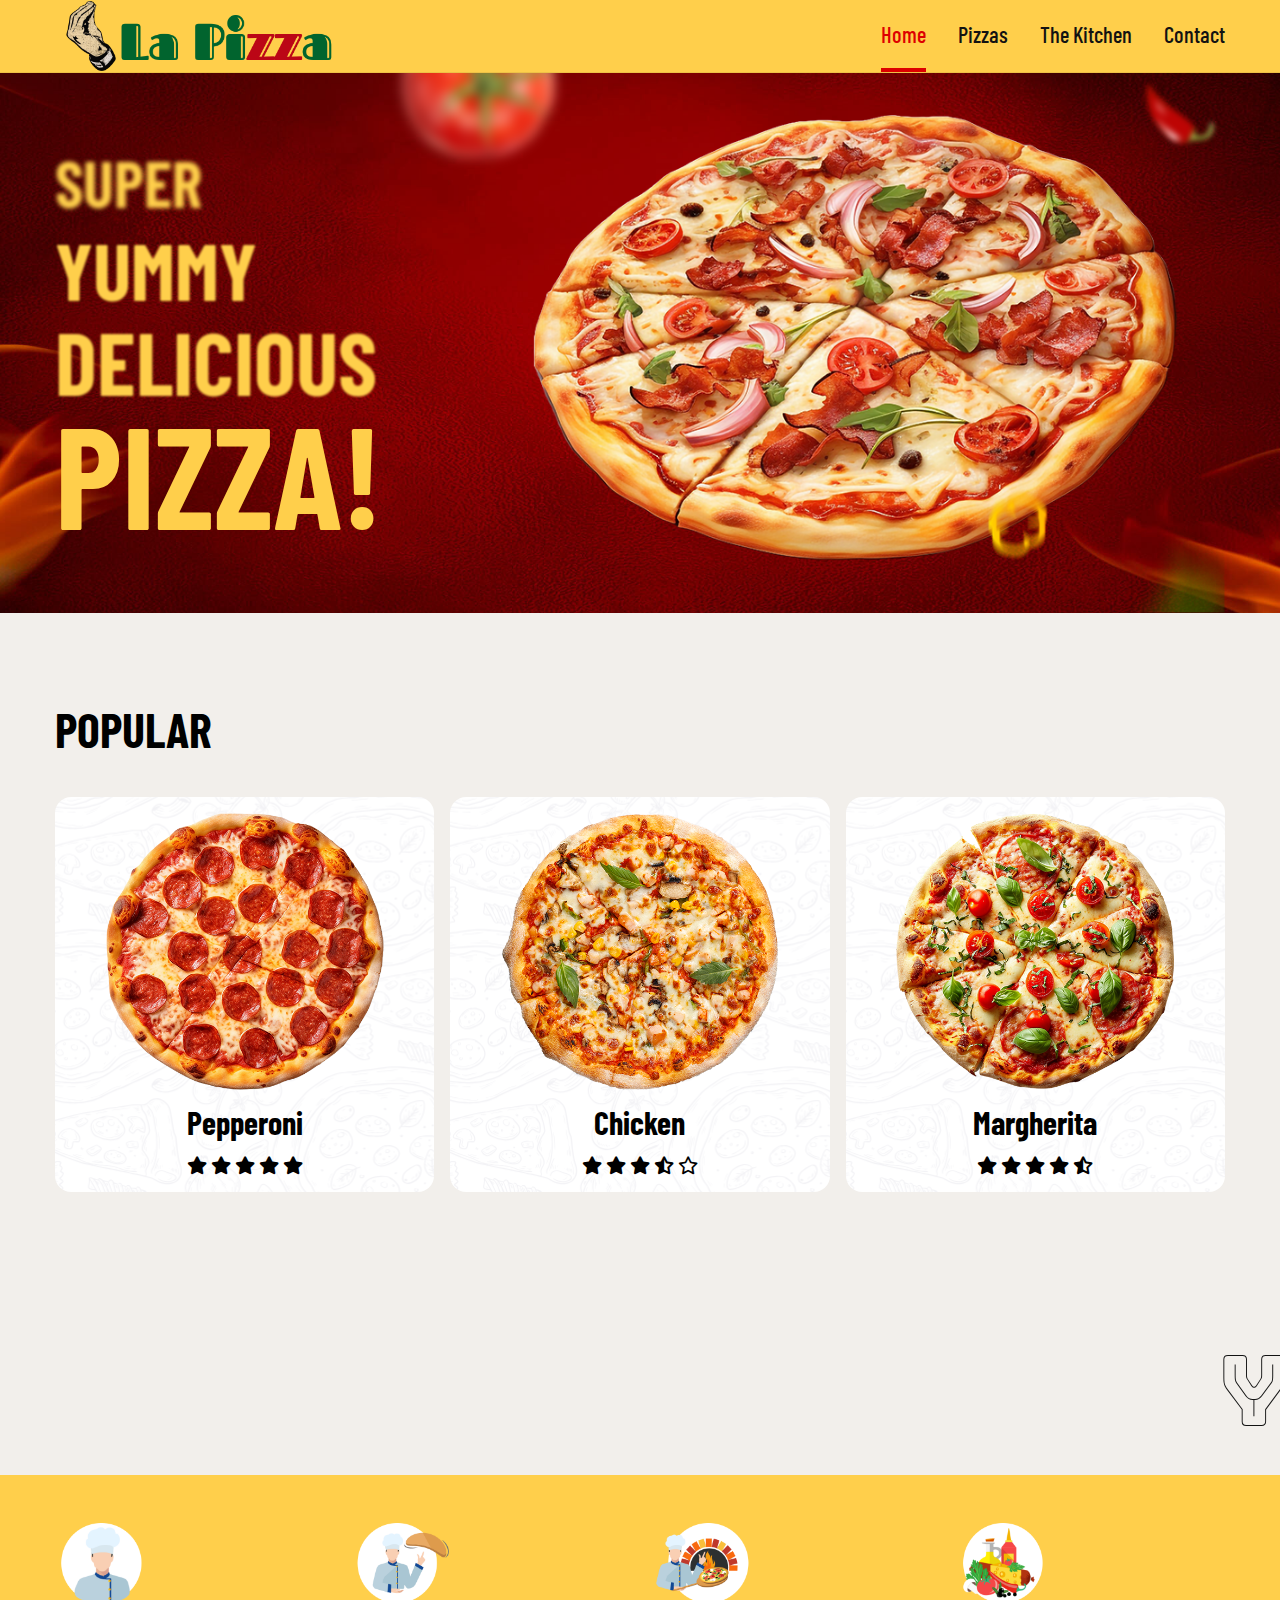
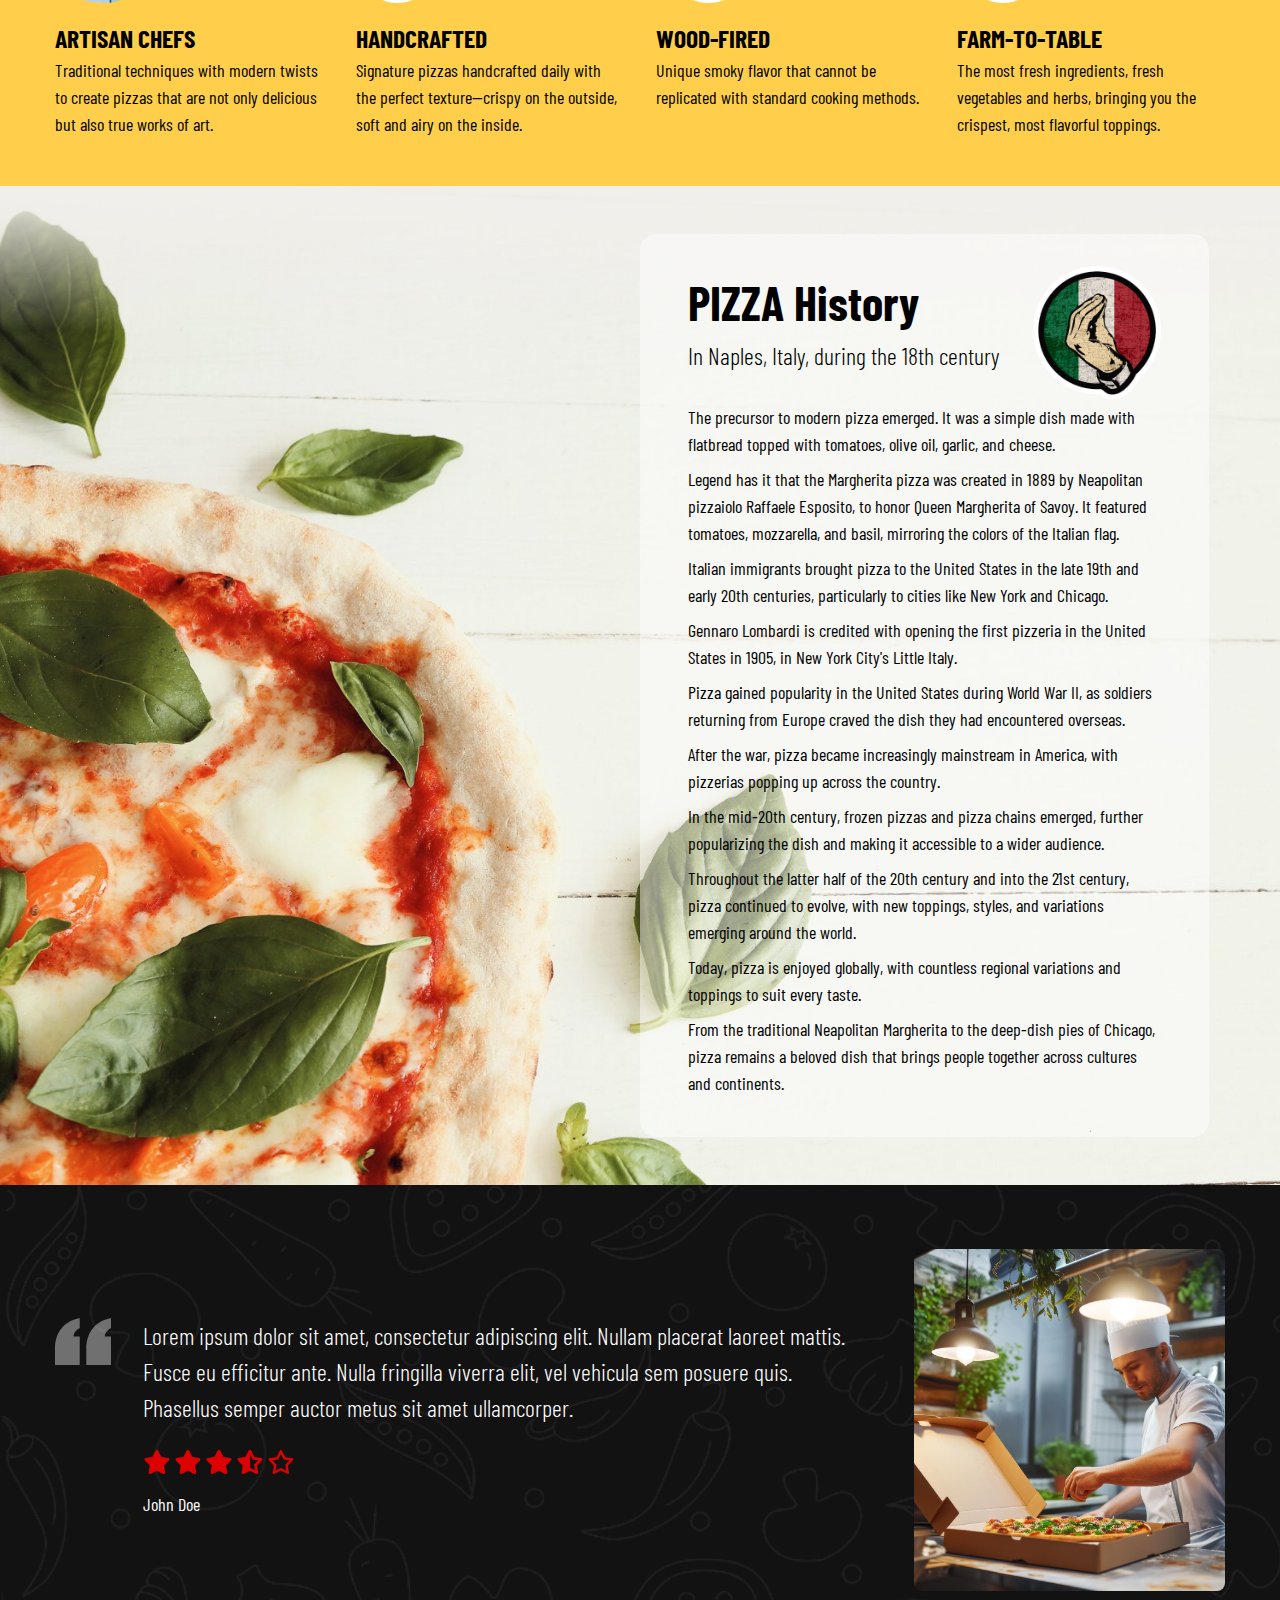
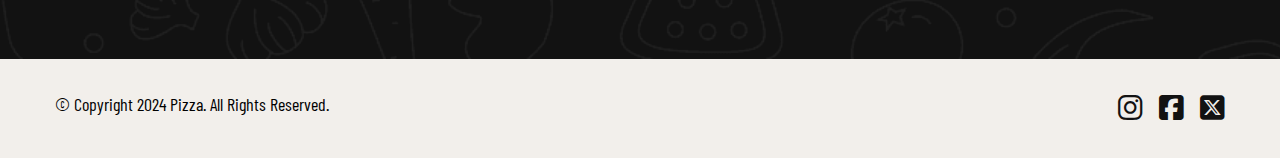
<file: index.html>
<!DOCTYPE html>
<html lang="en">
<head>
    <meta charset="UTF-8">
    <meta name="viewport" content="width=device-width, initial-scale=1.0">
    <title>LA PIZZA</title>
    <link rel="icon" type="image/x-icon" href="img/favicon.ico">
    <link rel="stylesheet" href="https://cdnjs.cloudflare.com/ajax/libs/font-awesome/6.5.2/css/all.min.css">
    <link rel="stylesheet" href="style.css">
    <link rel="stylesheet" href="hover-min.css">
</head>
<body>
    <header>
        <div class="container">
            <a href="index.html" class="brand">
                <img src="img/logo.png" alt="Logo">
            </a>
            <nav>
                <a class="active link" href="index.html" >
                    <i class="fa-solid fa-house-chimney"></i>
                    Home
                </a>
                <a class="link" href="details.html" >
                    <i class="fa-solid fa-pizza-slice"></i>
                    Pizzas
                </a>
                <a class="link" href="index.html" >
                    <i class="fa-solid fa-fire"></i>
                    The Kitchen</a>
                <a class="link" href="index.html" >
                    <i class="fa-solid fa-comments"></i>
                    Contact
                </a>
            </nav>
        </div>
    </header>
    <div class="hero">
        <div class="container">
            <div class="col-1">
                <div class="title-1" >SUPER</div>
                <div class="title-2" >YUMMY</div>
                <div class="title-3" >DELICIOUS</div>
                <div class="title-4" >PIZZA!</div>
            </div>
            <div class="col-2">
                <img class="tomato" src="img/tomato.png" alt="Tomato">
                <img class="pepper" src="img/pepper.png" alt="Pizza">
                <img class="chilli" src="img/chilli.png" alt="Chilli">
                <img class="pizza" src="img/pizza.png" alt="Pizza">
            </div>
        </div>
    </div>
    <section class="popular">
        <h1 class="title">POPULAR</h1>
        <div class="container">
            <div class="item" >
                <div class="content">
                    <img src="img/peperoni.png" alt="Pepperoni">
                    <h2 class="name">Pepperoni</h2>
                    <div class="stars">
                        <i class="fa-solid fa-star"></i>
                        <i class="fa-solid fa-star"></i>
                        <i class="fa-solid fa-star"></i>
                        <i class="fa-solid fa-star"></i>
                        <i class="fa-solid fa-star"></i>
                    </div>
                    <p class="desc">Generously topped with spicy pepperoni slices over a bed of rich tomato sauce and gooey mozzarella cheese.</p>
                    <a href="details.html" class="btn hvr-bounce-in">READ MORE</a>
                </div>
            </div>
            <div class="item" >
                <div class="content">
                    <img src="img/chicken.png" alt="Chicken">
                    <h2 class="name">Chicken</h2>
                    <div class="stars">
                        <i class="fa-solid fa-star"></i>
                        <i class="fa-solid fa-star"></i>
                        <i class="fa-solid fa-star"></i>
                        <i class="fa-solid fa-star-half-stroke"></i>
                        <i class="fa-regular fa-star"></i>
                    </div>
                    <p class="desc">Topped with tender marinated chicken, creamy mozzarella, red onions, and a smoky barbecue sauce.</p>
                    <a href="details.html" class="btn hvr-bounce-in">READ MORE</a>
                </div>
            </div>
            <div class="item" >
                <div class="content">
                    <img src="img/margherita.png" alt="Margherita">
                    <h2 class="name">Margherita</h2>
                    <div class="stars">
                        <i class="fa-solid fa-star"></i>
                        <i class="fa-solid fa-star"></i>
                        <i class="fa-solid fa-star"></i>
                        <i class="fa-solid fa-star"></i>
                        <i class="fa-solid fa-star-half-stroke"></i>
                    </div>
                    <p class="desc">Blend of tomato sauce, fresh mozzarella cheese, aromatic basil, and a drizzle of extra virgin olive oil.</p>
                    <a href="details.html" class="btn hvr-bounce-in">READ MORE</a>
                </div>
            </div>
        </div>
    </section>
    <section class="marquee" >
        <marquee behavior="scroll" direction="left" >
            YUMMY - POPULAR - ARTISAN - PIZZA - DISHES - DELICIOUS - FOOD  POPULAR  ITALIAN  DISHES  DELICIOUS  YUMMY PIZZA  SLICES
        </marquee>
    </section>
    <section class="features" >
        <div class="container">
            <div class="item">
                <img src="img/chef.png" alt="Artisan Chefs" >
                <h3>ARTISAN CHEFS</h3>
                <p>Traditional techniques with modern twists to create pizzas that are not only delicious but also true works of art.</p>
            </div>
            <div class="item">
                <img src="img/handcrafted.png" alt="Handcrafted" >
                <h3>HANDCRAFTED</h3>
                <p>Signature pizzas handcrafted daily with the perfect texture—crispy on the outside, soft and airy on the inside.</p>
            </div>
            <div class="item">
                <img src="img/oven.png" alt="Wood-fired" >
                <h3>WOOD-FIRED</h3>
                <p>Unique smoky flavor that cannot be replicated with standard cooking methods.</p>
            </div>
            <div class="item">
                <img src="img/farm-to-table.png" alt="Farm to table" >
                <h3>FARM-TO-TABLE</h3>
                <p>The most fresh ingredients, fresh vegetables and herbs, bringing you the crispest, most flavorful toppings.</p>
            </div>
        </div>
    </section>

    <section class="history" >
        <div class="container">
            <div class="col-1"></div>
            <div class="col-2">
                <div class="content">
                    <div class="title">
                        <div>
                            <h1>PIZZA History</h1>
                            <p class="lead">In Naples, Italy, during the 18th century</p>
                        </div>
                        <div>
                            <img src="img/gesture.png" alt="Italian Gesture">
                        </div>
                    </div>
                    
                    <p>The precursor to modern pizza emerged. It was a simple dish made with flatbread topped with tomatoes, olive oil, garlic, and cheese.</p>

                    <p>Legend has it that the Margherita pizza was created in 1889 by Neapolitan pizzaiolo Raffaele Esposito, to honor Queen Margherita of Savoy. It featured tomatoes, mozzarella, and basil, mirroring the colors of the Italian flag.</p>
                        
                    <p>Italian immigrants brought pizza to the United States in the late 19th and early 20th centuries, particularly to cities like New York and Chicago.</p>
                        
                    <p>Gennaro Lombardi is credited with opening the first pizzeria in the United States in 1905, in New York City's Little Italy.</p>
                        
                    <p>Pizza gained popularity in the United States during World War II, as soldiers returning from Europe craved the dish they had encountered overseas.</p>
                        
                    <p>After the war, pizza became increasingly mainstream in America, with pizzerias popping up across the country.</p>
                        
                    <p>In the mid-20th century, frozen pizzas and pizza chains emerged, further popularizing the dish and making it accessible to a wider audience.</p>
                        
                    <p>Throughout the latter half of the 20th century and into the 21st century, pizza continued to evolve, with new toppings, styles, and variations emerging around the world.</p>
                        
                    <p>Today, pizza is enjoyed globally, with countless regional variations and toppings to suit every taste.</p>
                        
                    <p>From the traditional Neapolitan Margherita to the deep-dish pies of Chicago, pizza remains a beloved dish that brings people together across cultures and continents.</p>
                </div>
            </div>
        </div>
    </section>

    <section class="testimonial" >
        <div class="container">
            <div class="col-1">
                <img src="img/quote.svg" alt="Quotation marks">
                <div class="content">
                    <p class="lead">Lorem ipsum dolor sit amet, consectetur adipiscing elit. Nullam placerat laoreet mattis. Fusce eu efficitur ante. Nulla fringilla viverra elit, vel vehicula sem posuere quis. Phasellus semper auctor metus sit amet ullamcorper.</p>
                    <div class="stars">
                        <i class="fa-solid fa-star"></i>
                        <i class="fa-solid fa-star"></i>
                        <i class="fa-solid fa-star"></i>
                        <i class="fa-solid fa-star-half-stroke"></i>
                        <i class="fa-regular fa-star"></i>
                    </div>
                    <p>John Doe</p>
                </div>
            </div>
            <div class="col-2">
                <img src="img/testimonial.jpg" alt="Testimonials">
            </div>
        </div>
    </section>
    
    <footer>
        <div class="content">
            <p>© Copyright 2024 Pizza. All Rights Reserved.</p>
            <div class="social">
                <a href="" target=""_blank>
                    <i class="fa-brands fa-instagram"></i>
                </a>
                <a href="" target=""_blank>
                    <i class="fa-brands fa-square-facebook"></i>
                </a>
                <a href="" target=""_blank>
                    <i class="fa-brands fa-square-x-twitter"></i>
                </a>
            </div>
        </div>
    </footer>
</body>
</html>
</file>
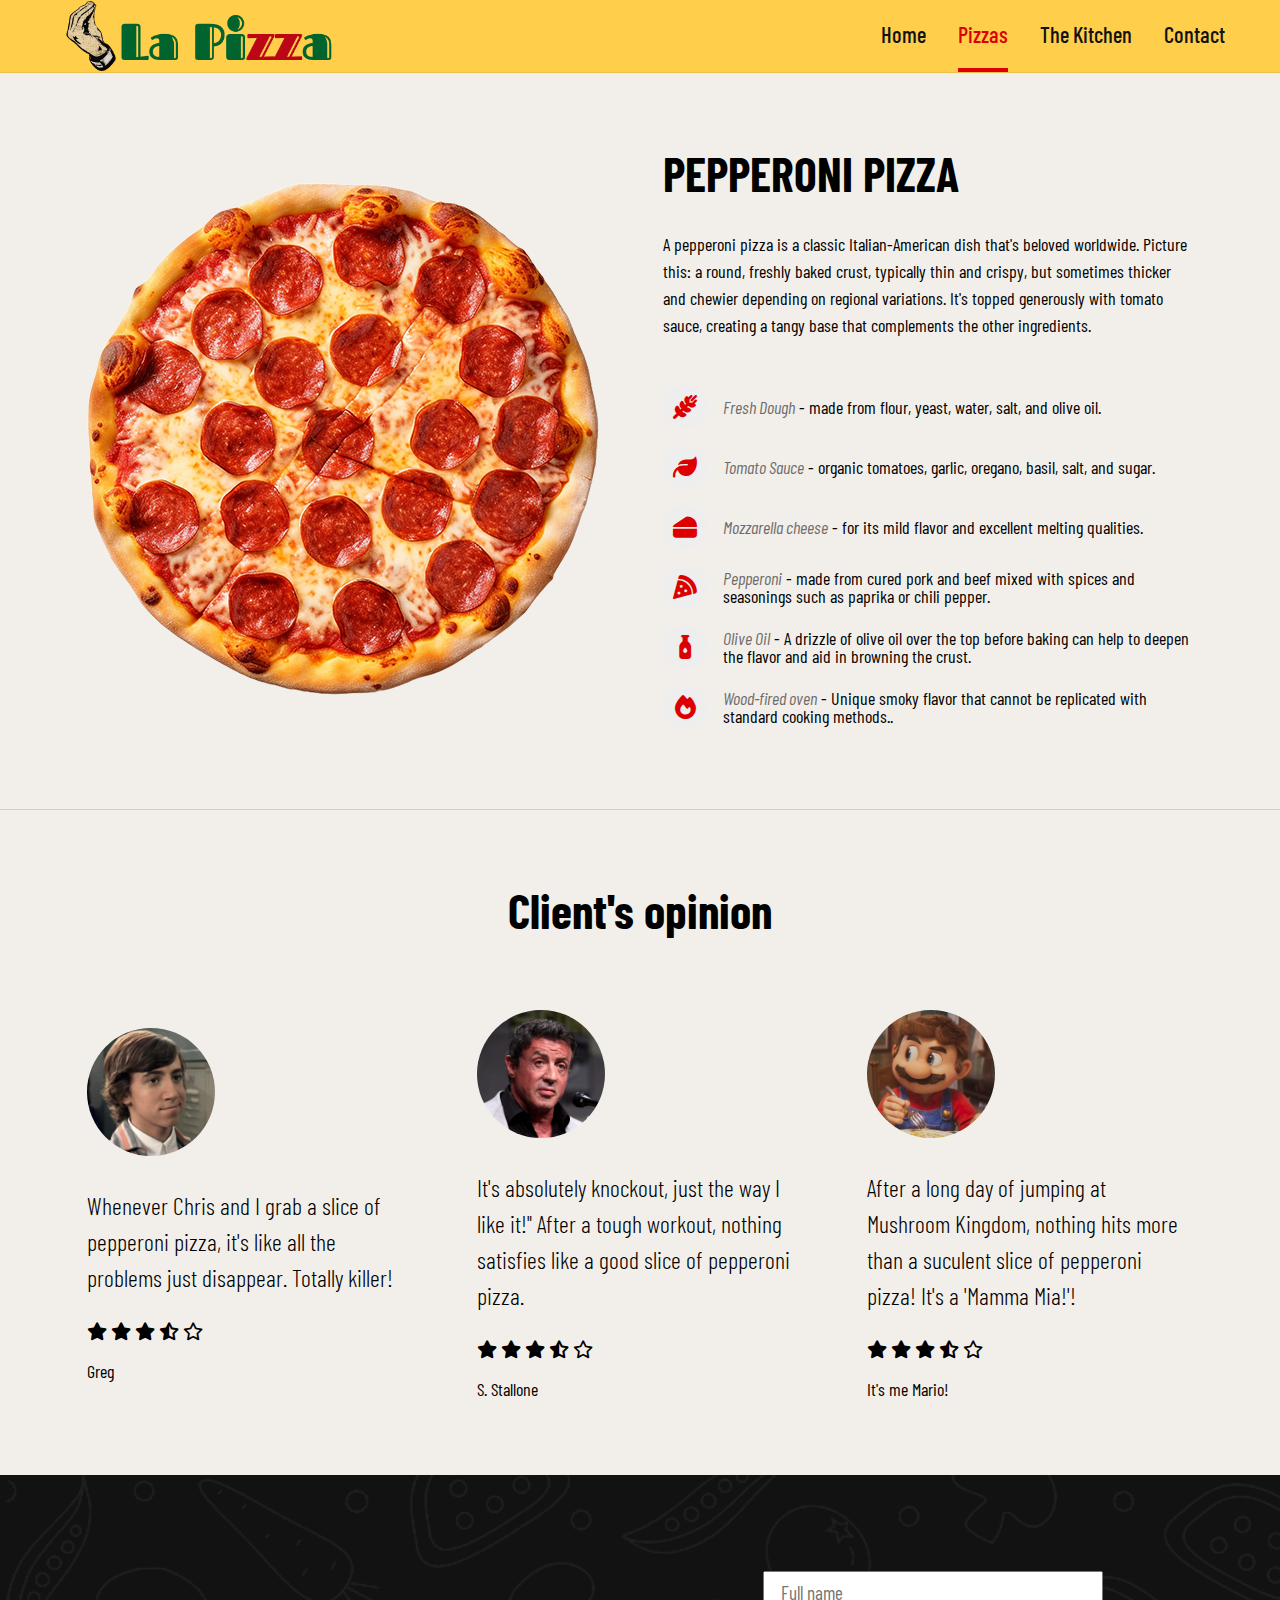
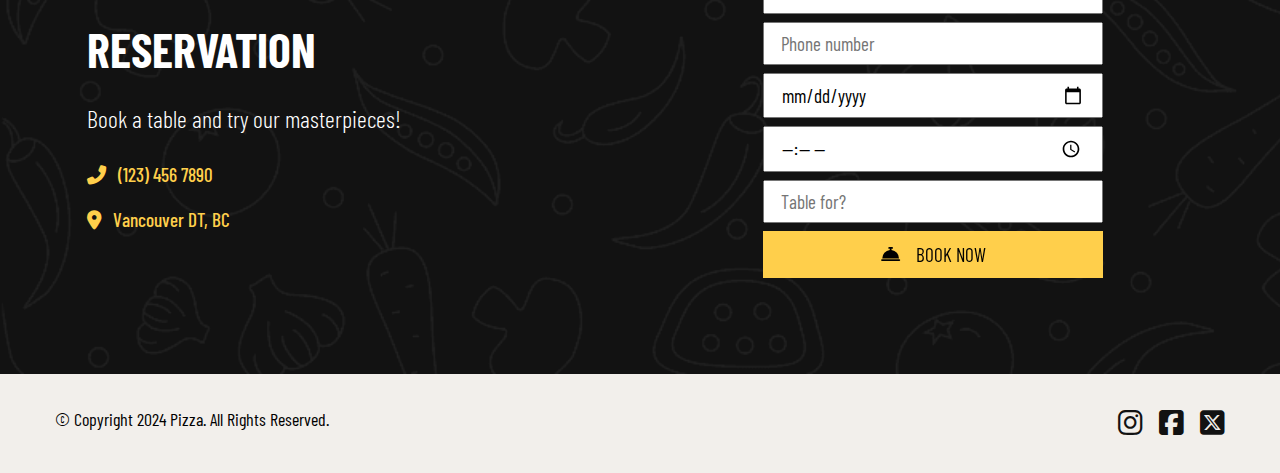
<file: details.html>
<!DOCTYPE html>
<html lang="en">
<head>
    <meta charset="UTF-8">
    <meta name="viewport" content="width=device-width, initial-scale=1.0">
    <title>LA PIZZA</title>
    <link rel="icon" type="image/x-icon" href="img/favicon.ico">
    <link rel="stylesheet" href="https://cdnjs.cloudflare.com/ajax/libs/font-awesome/6.5.2/css/all.min.css">
    <link rel="stylesheet" href="style.css">
    <link rel="stylesheet" href="hover-min.css">
</head>
<body>
    <header>
        <div class="container">
            <a href="index.html" class="brand">
                <img src="img/logo.png" alt="Logo">
            </a>
            <nav>
                <a class="link" href="index.html" >
                    <i class="fa-solid fa-house-chimney"></i>
                    Home
                </a>
                <a class="active link" href="details.html" >
                    <i class="fa-solid fa-pizza-slice"></i>
                    Pizzas
                </a>
                <a class="link" href="index.html" >
                    <i class="fa-solid fa-fire"></i>
                    The Kitchen</a>
                <a class="link" href="index.html" >
                    <i class="fa-solid fa-comments"></i>
                    Contact
                </a>
            </nav>
        </div>
    </header>

    <section class="responsive-header" >
        <div class="container">
            <a href="index.html" class="back">
                <i class="fa-solid fa-arrow-left"></i>
            </a>
        </div>
    </section>

    <section class="details" >
        <div class="container">
            <div class="col-1">
                <img src="img/peperoni.png" alt="Peperoni">
            </div>
            <div class="col-2">
                <h1>PEPPERONI PIZZA</h1>
                <br/>
                <p>A pepperoni pizza is a classic Italian-American dish that's beloved worldwide. Picture this: a round, freshly baked crust, typically thin and crispy, but sometimes thicker and chewier depending on regional variations. It's topped generously with tomato sauce, creating a tangy base that complements the other ingredients.</p>
                <br>
                <div class="ingredients">
                    <div class="item">
                        <i class="fa-solid fa-wheat-awn"></i>
                        <p><em>Fresh Dough</em> - made from flour, yeast, water, salt, and olive oil.</p>
                    </div>
                    <div class="item">
                        <i class="fa-solid fa-leaf"></i>
                        <p><em>Tomato Sauce</em> - organic tomatoes, garlic, oregano, basil, salt, and sugar.</p>
                    </div>
                    <div class="item">
                        <i class="fa-solid fa-cheese"></i>
                        <p><em>Mozzarella cheese</em> - for its mild flavor and excellent melting qualities.</p>
                    </div>
                    <div class="item">
                        <i class="fa-solid fa-pizza-slice"></i>
                        <p><em>Pepperoni</em> - made from cured pork and beef mixed with spices and seasonings such as paprika or chili pepper.</p>
                    </div>
                    <div class="item">
                        <i class="fa-solid fa-bottle-droplet"></i>
                        <p><em>Olive Oil</em> - A drizzle of olive oil over the top before baking can help to deepen the flavor and aid in browning the crust.</p>
                    </div>
                    <div class="item">
                        <i class="fa-solid fa-fire"></i>
                        <p><em>Wood-fired oven</em> - Unique smoky flavor that cannot be replicated with standard cooking methods..</p>
                    </div>
                </div>
            </div>
        </div>
    </section>

    <section class="testimonials">
        <div class="container">
            <h1>Client's opinion</h1>
        </div>
        <div class="container">
            <div class="item">
                <img class="avatar" src="img/profile_1.jpg" alt="Greg">
                <div class="content">
                    <p class="lead">Whenever Chris and I grab a slice of pepperoni pizza, it's like all the problems just disappear. Totally killer!</p>
                    <div class="stars">
                        <i class="fa-solid fa-star"></i>
                        <i class="fa-solid fa-star"></i>
                        <i class="fa-solid fa-star"></i>
                        <i class="fa-solid fa-star-half-stroke"></i>
                        <i class="fa-regular fa-star"></i>
                    </div>
                    <p>Greg</p>
                </div>
            </div>
            <div class="item">
                <img class="avatar" src="img/profile_2.jpg" alt="Stallone">
                <div class="content">
                    <p class="lead"> It's absolutely knockout, just the way I like it!" After a tough workout, nothing satisfies like a good slice of pepperoni pizza.</p>
                    <div class="stars">
                        <i class="fa-solid fa-star"></i>
                        <i class="fa-solid fa-star"></i>
                        <i class="fa-solid fa-star"></i>
                        <i class="fa-solid fa-star-half-stroke"></i>
                        <i class="fa-regular fa-star"></i>
                    </div>
                    <p>S. Stallone</p>
                </div>
            </div>
            <div class="item">
                <img class="avatar" src="img/profile_3.jpg" alt="Mario">
                <div class="content">
                    <p class="lead">After a long day of jumping at Mushroom Kingdom, nothing hits more than a suculent slice of pepperoni pizza! It's a 'Mamma Mia!'!</p>
                    <div class="stars">
                        <i class="fa-solid fa-star"></i>
                        <i class="fa-solid fa-star"></i>
                        <i class="fa-solid fa-star"></i>
                        <i class="fa-solid fa-star-half-stroke"></i>
                        <i class="fa-regular fa-star"></i>
                    </div>
                    <p>It's me Mario!</p>
                </div>
            </div>
        </div>
    </section>


    <section class="reservation" >
        <div class="container">
            <div class="col-1">
                <h1>RESERVATION</h1>
                <p class="lead">Book a table and try our masterpieces!</p>
                <h4><i class="fa-solid fa-phone-flip"></i> &nbsp; (123) 456 7890</h4>
                <h4><i class="fa-solid fa-location-dot"></i> &nbsp; Vancouver DT, BC</h4>
            </div>
            <div class="col-2">
                <form>
                    <input type="text" placeholder="Full name" required >
                    <input type="phone" placeholder="Phone number" pattern="[0-9]{3}-[0-9]{2}-[0-9]{3}" required >
                    <input type="date" placeholder="When?" required >
                    <input type="time" placeholder="What time?" required >
                    <input type="number" placeholder="Table for?" min="1" max="20" step="1" value="" required >
                    <button class="hvr-icon-bounce"><i class="fa-solid fa-bell-concierge hvr-icon"></i> BOOK NOW</button>
                </form>
            </div>
        </div>
    </section>

    <footer>
        <div class="content">
            <p>© Copyright 2024 Pizza. All Rights Reserved.</p>
            <div class="social">
                <a href="" target=""_blank>
                    <i class="fa-brands fa-instagram"></i>
                </a>
                <a href="" target=""_blank>
                    <i class="fa-brands fa-square-facebook"></i>
                </a>
                <a href="" target=""_blank>
                    <i class="fa-brands fa-square-x-twitter"></i>
                </a>
            </div>
        </div>
    </footer>
</body>
</html>
</file>
<file: style.css>
@import url('https://fonts.googleapis.com/css2?family=Barlow+Condensed:ital,wght@0,100;0,200;0,300;0,400;0,500;0,600;0,700;0,800;0,900;1,100;1,200;1,300;1,400;1,500;1,600;1,700;1,800;1,900&display=swap');
@import url('https://fonts.googleapis.com/css2?family=Bungee+Outline&display=swap');

* {
    box-sizing: border-box;
    font-family: "Barlow Condensed", sans-serif;
    font-style: normal;
    font-weight: 400;
}
:root {
    --primary: #43a23a;
    --secondary: #dd0000;
    --bg: #f2efeb;
    --white: #ffffff;
    --dark: #121212;
    --gold: #ffcf4b;
    --green: #43a23a;
}
body {
    margin: 0;
    padding: 0;
    font-size: 18px;
}
p {
    line-height: 150%;
    margin: 0 0 .5rem 0;
}
.lead {
    font-size: 1.5rem;
    font-weight: 300;
}
h1, h2, h3, h4 {
    font-family: "Barlow Condensed", Impact;
    font-weight: 700;
    line-height: 150%;
    margin: 0;
}
h1 { font-size: 3rem; }
h2 { font-size: 2rem; }
h3 { font-size: 1.6rem; }
h4 { font-size: 1.2rem; font-weight: 500; }
em { font-style: italic; color: var(--dark); opacity: .6; }

/* Navbar */
header {
    background-color: var(--gold);
    border-bottom: 1px solid #00000011;
}
header .container {
    display: flex;
    flex-direction: row;
    justify-content: space-between;
    align-items: center;
    max-width: 1170px;
    margin: 0 auto;
}
header .brand {
    display: flex;
    gap: .5rem;
    align-items: center;
    font-size: 3.2rem;
    font-weight: 900;
    color: var(--dark);
    letter-spacing: 0px;
    text-decoration: none;
}
header .brand .red {
    font-weight: 900;
    width: 32px;
    margin-left: -8px;
    color: var(--secondary);
}
header .brand img {
    height: 70px;
}
header nav {
    display: flex;
    flex-direction: row;
    justify-content: space-between;
    gap: 2rem;
    align-items: center;
    max-width: 1170px;
}
header nav h1 {
    margin: 0;
    padding: 0;
    line-height: 100%;
}
header .link {
    color: var(--dark);
    text-decoration: none;
    font-size: 1.4rem;
    font-weight: 500;
    padding: 1.3rem 0;
    border-bottom: .3rem solid transparent;
    display: flex;
    flex-direction: column;
    align-items: center;
    gap: .5rem;
}
header .link i {
    display: none;
    font-size: 1.5rem;
}
header .link.active {
    color: var(--secondary);
    border-bottom: .3rem solid var(--secondary);
}
header .link:hover {
    color: var(--secondary);
}

/* Responsive Header */
.responsive-header {
    max-width: 1170px;
    margin: 0 auto;
    display: none;
    flex-direction: row;
    justify-content: start;
    gap: 4rem;
    padding: 2rem;
    position: fixed;
    background: transparent;
    top: 0;
}
.responsive-header .back {
    font-size: 1.8rem;
    color: var(--dark);
    background: var(--bg);
    padding: 1rem 1.2rem;
    border-radius: 50%;
}
.responsive-header .back:hover {
    color: var(--secondary);
}

/* Home - Hero */
.hero {
    background: #000000 url(img/hero-bg-2.jpg) no-repeat;
    background-size: cover;
    color: var(--gold);
}
.hero .container {
    display: flex;
    flex-direction: row;
    justify-content: space-between;
    gap: 2rem;
    align-items: stretch;
    max-width: 1170px;
    min-height: 540px;
    margin: 0 auto;
}
.hero .title-1,
.hero .title-2,
.hero .title-3,
.hero .title-4 {
    font-family: "Barlow Condensed", Impact;
    font-weight: 700;
    color: var(--gold);
}
.hero .title-1 { font-size:4rem;   filter:blur(2px);    animation-name: heroText;   animation-duration: 1s;  }
.hero .title-2 { font-size:5rem;   filter:blur(1px);    animation-name: heroText;   animation-duration: 2s;  }
.hero .title-3 { font-size:5.5rem; filter:blur(1px);    animation-name: heroText;   animation-duration: 3s;   line-height:100%; }
.hero .title-4 { font-size:9rem;   filter:blur(0px);    animation-name: heroText;   animation-duration: 4s;   line-height:95%; }
.hero .col-1 {
    display: flex;
    flex-direction: column;
    justify-content: center;
    align-items: start;
}
.hero .col-1 div {
    position: relative;
}
.hero .col-2 {
    position: relative;
    padding: 2rem 0;
    text-align: center;
}
.hero .tomato {
    position: absolute;
    left: -60px;
    top: -45px;
    rotate: 90deg;
    animation-name: heroTomato;
    animation-duration: 6s;
}
.hero .pepper {
    position: absolute;
    max-width: 100%;
    bottom: 0px;
    right: 0px;
    animation-name: heroPepper;
    animation-duration: 4s;
    z-index: 100;
}
.hero .chilli {
    position: absolute;
    right: 0px;
    top: 0;
    rotate: 0deg;
    animation-name: heroChilli;
    animation-duration: 4s;
}
.hero .pizza {
    width: 90%;
    animation-name: heroPizza;
    animation-duration: 1s;
}
@keyframes heroPizza {
    0% { rotate:-15deg; opacity:0; width:70%; }
    100% { rotate:0deg; opacity:1; width:90%; }
}
@keyframes heroText {
    0%   { opacity:0; top: 20px; }
    100% { opacity:1; top:0px; }
}
@keyframes heroTomato {
    0%   { opacity:0; left: -20px; }
    100% { opacity:1; left: -60px; }
}
@keyframes heroPepper {
    0%   { opacity:0; right: 60px; }
    100% { opacity:1; right: 0px; }
}
@keyframes heroChilli {
    0%   { opacity:0; top:40px; right: 40px;   rotate: 25deg; }
    100% { opacity:1; top:0px;  right: 0px; rotate: 0deg; }
}

/* Home - Popular */
.popular {
    padding: 3rem 1rem 0 1rem;
    background-color: var(--bg);
    min-height: 698px;
}
.popular .title {
    max-width: 1170px;
    margin: 2rem auto;
}
.popular .container {
    display: flex;
    flex-direction: row;
    gap: 1rem;
    align-items: start;
    max-width: 1170px;
    margin: 0 auto;
}
.popular .item {
    width: 33.3%;
    min-height: 360px;
    display: flex;
    flex-direction: column;
    justify-content: start;
    align-items: center;
    background: var(--white) url(img/dish_bg.svg) no-repeat;
    background-size: cover;
    transition: all .3s ease-in-out;
    border-radius: 1rem;
    cursor: pointer;
}
.popular .item .content {
    padding: 1rem;
    text-align: center;
    gap: .5rem;
    display: flex;
    flex-direction: column;
    align-items: center;
}
.popular .item:hover {
    background: var(--gold) url(img/dish_bg.svg) no-repeat;
    background-size: cover;
    transition: all .8s ease-in-out;
    min-height: 412px;
}
.popular .item img {
    width: 80%;
    height: auto;
    transition: all 6s ease-in-out;
}
.popular .item:hover img {
    animation-name: pizza;
    animation-duration: 12s;
    animation-timing-function: linear;
    animation-iteration-count: infinite;
}
@keyframes pizza {
    0%   { rotate:0; }
    100% { rotate:360deg; }
}

.popular .item:hover .name {
    transform: scale(1.2);
    transition: all .6s ease-in-out;
}
.popular .item .desc {
    display: none;
}
.popular .item:hover .desc {
    display: block;
    animation-name: showHide;
    animation-duration: 2s;
}
.popular .item .btn {
    background-color: var(--secondary);
    color: var(--white);
    border-radius: 4px;
    padding: .5rem 2rem;
    text-decoration: none;
    font-family: "Barlow Condensed", Impact;
    font-weight: 500;
    display: none;
}
.popular .item:hover .btn {
    display: block;
    animation-name: showHide;
    animation-duration: 2s;
}
.popular .item .btn:hover {
    background-color: var(--dark);
}
@keyframes showHide {
    0%   { opacity:0; display:none; }
    20%   { opacity:0; display:none; }
    100% { opacity:1; display:block; }
}

/* Home - Marquee */
.marquee {
    padding: 2rem 0;
    background-color: var(--bg);
}
.marquee marquee {
    font-size: 6rem;
    line-height: 100%;
    font-family: "Bungee Outline", sans-serif;
    font-weight: 400;
    font-style: normal;
    color: var(--dark);
}

/* Home - History */
.history {
    background: url("img/history_bg.jpg") no-repeat;
    background-size: cover;
}
.history .container {
    max-width: 1170px;
    margin: 0 auto;
    padding: 3rem 1rem;
    display: flex;
}
.history .container .col-1,
.history .container .col-2 {
    width: 50%;
}
.history .content {
    padding: 2rem 3rem;
    background-color: #ffffff77;
    border-radius: 1rem;
}
.history .title {
    display: flex;
    flex-direction: row;
    justify-content: space-between;
}
.history .title img {
    width: 128px;
}

/* Home - Feature section */
.features {
    background-color: var(--gold);
    padding: 3rem 1rem;
}
.features .container {
    display: flex;
    flex-direction: row;
    gap: 2rem;
    align-items: start;
    max-width: 1170px;
    margin: 0 auto;
}
.features .item {
    width: 25%;
    display: flex;
    flex-direction: column;
    align-items: start;
    gap: 2;
}
.features .item p {
    margin: 0;
}
.features .item img {
    height: 80px;
    margin-bottom: 1rem;
}

/* Home - Testimonial */
.testimonial {
    background: var(--dark) url(img/testimonals_bg.png) no-repeat;
    background-size: cover;
    padding: 4rem 0;
    color: var(--white);
}
.testimonial .container {
    max-width: 1170px;
    margin: 0 auto;
    display: flex;
    flex-direction: row;
    align-items: center;
    gap: 4rem;
}
.testimonial .col-1 {
    width: 70%;
    display: flex;
    flex-direction: row;
    gap: 2rem;
    align-items: start;
}
.testimonial .col-2 img {
    width: 100%;
    max-width: 320px;
    height: auto;
}
.testimonial .col-1 img {
    width: 56px;
    height: auto;
}
.testimonial .col-1 .content {
    display: flex;
    flex-direction: column;
    gap: 1rem;
}
.testimonial .stars i {
    font-size: 1.5rem;
    color: var(--secondary);
}
.testimonial .col-2 img {
    border-radius: 8px;
}

/* Footer */
footer {
    background-color: var(--bg);
    padding: 2rem 0;
}
footer .content {
    display: flex;
    flex-direction: row;
    justify-content: space-between;
    align-items: center;
    max-width: 1170px;
    margin: 0 auto;
}
footer .social {
    display: flex;
    flex-direction: row;
    gap: 1rem;
}
footer .social i {
    font-size: 1.75rem;
    color: var(--dark);
    transition: all .3s ease-in-out;
}
footer .social a:hover i {
    color: var(--secondary);
}

/* Details */
.details {
    background-color: var(--bg);
    padding: 2rem 0;
}
.details .container {
    max-width: 1170px;
    margin: 0 auto;
    display: flex;
    flex-direction: row;
    align-items: center;
    gap: 4rem;
    padding: 2rem
}
.details .ingredients {
    display: flex;
    flex-direction: column;
    gap: 1rem;
    padding: 1rem 0;
}
.details .ingredients .item {
    display: flex;
    flex-direction: row;
    justify-content: start;
    align-items: center;
    gap: 1rem;
}
.details .ingredients .item i {
    font-size: 1.5rem;
    color: var(--secondary);
    background-color: #eee;
    width: 50px;
    height: 44px;
    display: flex;
    align-items: center;
    justify-content: center;
    border-radius: 25px;
}
.details .ingredients .item p {
    width: 100%;
    line-height: 100%;
    margin: 0;
}

/* Details - Testimonials */
.testimonials {
    background-color: var(--bg);
    border-top: .5px solid #00000022;
    padding: 2rem 0;
}
.testimonials h1 {
    width: 100%;
    text-align: center;
}
.testimonials .container {
    max-width: 1170px;
    margin: 0 auto;
    display: flex;
    flex-direction: row;
    align-items: center;
    gap: 4rem;
    padding: 2rem;
}
.testimonials .item {
    display: flex;
    flex-direction: column;
    align-items: start;
    gap: 2rem;
    width: 33.3%;
}
.testimonials .item .content {
    display: flex;
    flex-direction: column;
    gap: 1rem;
}
.testimonials .item .avatar {
    width: 128px;
    border-radius: 50%;
}

/* Details - Reservation */
.reservation {
    background: var(--dark) url(img/testimonals_bg.png) no-repeat;
    background-size: cover;
    padding: 4rem 0;
    color: var(--white);
}
.reservation .container {
    max-width: 1170px;
    margin: 0 auto;
    display: flex;
    flex-direction: row;
    align-items: center;
    gap: 4rem;
    padding: 2rem
}
.reservation .col-1,
.reservation .col-2 {
    width: 50%;
}
.reservation .col-1 {
    display: flex;
    flex-direction: column;
    gap: 1rem;
}
.reservation .col-2 {
    display: flex;
    flex-direction: column;
    align-items: center;
    text-align: center;
}
.reservation form {
    width: 90%;
    max-width: 340px;
    display: flex;
    flex-direction: column;
    gap: .5rem;
}
.reservation form input {
    padding: .5rem 1rem;
    font-size: 1.2rem;
}
.reservation form button {
    display: flex;
    justify-content: center;
    align-items: center;
    gap: 1rem;
    padding: .75rem 1rem;
    font-size: 1.2rem;
    background-color: var(--gold);
    border: 0;
    cursor: pointer;
}
.reservation h4 {
    color: var(--gold);
}

/* Tablet layout */
@media screen and (max-width: 1024px) {
    .container {
        max-width: 740px;
    }
}

/* Mobile layout */
@media screen and (max-width: 768px) {
    * {
        /* font-size: 14px; */
    }
    body {
        font-size: 16px;
    }
    header {
        position: fixed;
        bottom: 0;
        left: 0;
        right: 0;
        z-index: 120;
    }
    header .container {
        justify-content: space-evenly;
    }
    header .brand {
        display: none;
    }
    header nav {
        width: 100%;
        gap: 0;
    }
    header .link {
        width: 25%;
        opacity: .8;
        font-size: 1rem;
    }
    header .link.active {
        opacity: 1;
    }
    header .link:hover {
        opacity: 1;
    }
    header .link i {
        display: block;
    }
    .hero {
        height: calc(100vh - 97px);
    }
    .hero .container {
        flex-direction: column;
        gap: 0;
        height: 100%;
    }
    .hero .col-1 {
        padding: 2rem 2rem 0 2rem;
    }
    .hero .col-2 {
        padding: 0;
        height: 320px;
    }
    .hero .pizza {
        width: 90%;
    }
    .hero .tomato {
        top: 167px;
        bottom: auto;
        rotate: 270deg;
    }
    .popular .container {
        flex-direction: column;
    }
    .popular .item {
        width: 100%;
    }
    .popular .item img {
        animation-name: pizza;
        animation-duration: 12s;
        animation-timing-function: linear;
        animation-iteration-count: infinite;
    }
    .popular .item .name {
        transform: scale(1.2);
        transition: all .6s ease-in-out;
    }
    .popular .item .desc {
        display: block;
        animation-name: showHide;
        animation-duration: 2s;
    }
    .popular .item .btn {
        display: block;
        animation-name: showHide;
        animation-duration: 2s;
    }
    .features .container {
        flex-direction: row;
        flex-wrap: wrap;
        justify-content: center;
    }
    .features .item {
        width: 40%;
    }
    .history .container .col-1 {
        display: none;
    }
    .history .container .col-2 {
        width: 100%;
        background-color: #ffffff99;
    }
    .testimonial {
        padding: 2rem;
    }
    .testimonial .col-1 {
        flex-direction: column;
        justify-content: center;
        width: 100%;
        gap: 0;
    }
    .testimonial .col-2 {
        display: none;
    }
    footer {
        padding-bottom: 120px;
    }
    footer .social i {
        font-size: 2rem;
    }
    footer .content {
        flex-direction: column-reverse;
        gap: 2rem;
        padding: 2rem 0;
    }

    .responsive-header {
        display: flex;
    }

    .details .container {
        flex-direction: column;
        gap: 0;
    }
    .details .col-1 img {
        width: 90%;
    }

    .testimonials .container {
        flex-direction: column;
    }
    .testimonials .item {
        align-items: center;
        width: 100%;
    }
    .testimonials .item .content {
        align-items: center;
        text-align: center;
    }

    .reservation .container {
        flex-direction: column;
        gap: 2rem;
        padding-top: 0;
    }
    .reservation .col-1, .reservation .col-2 {
        width: 100%;
    }
    .reservation form {
        width: 100%;
    }
}
</file>
